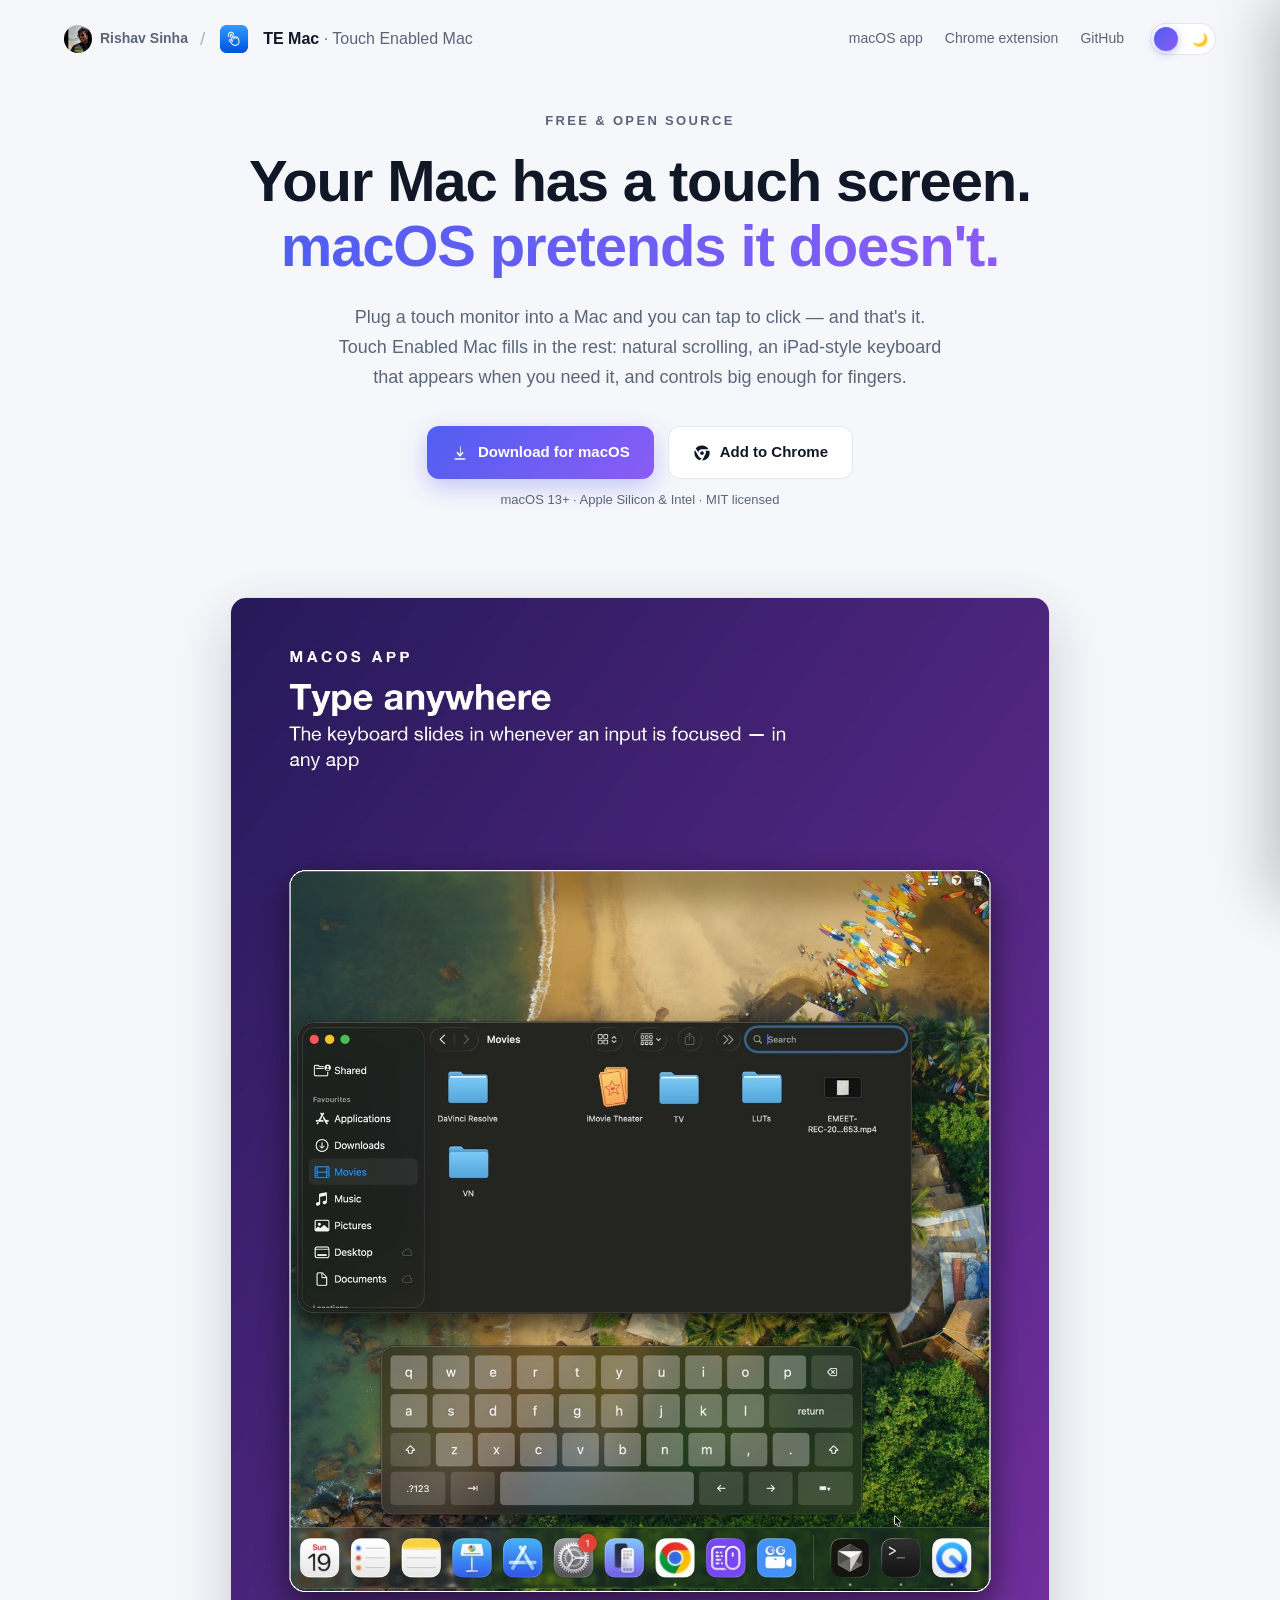
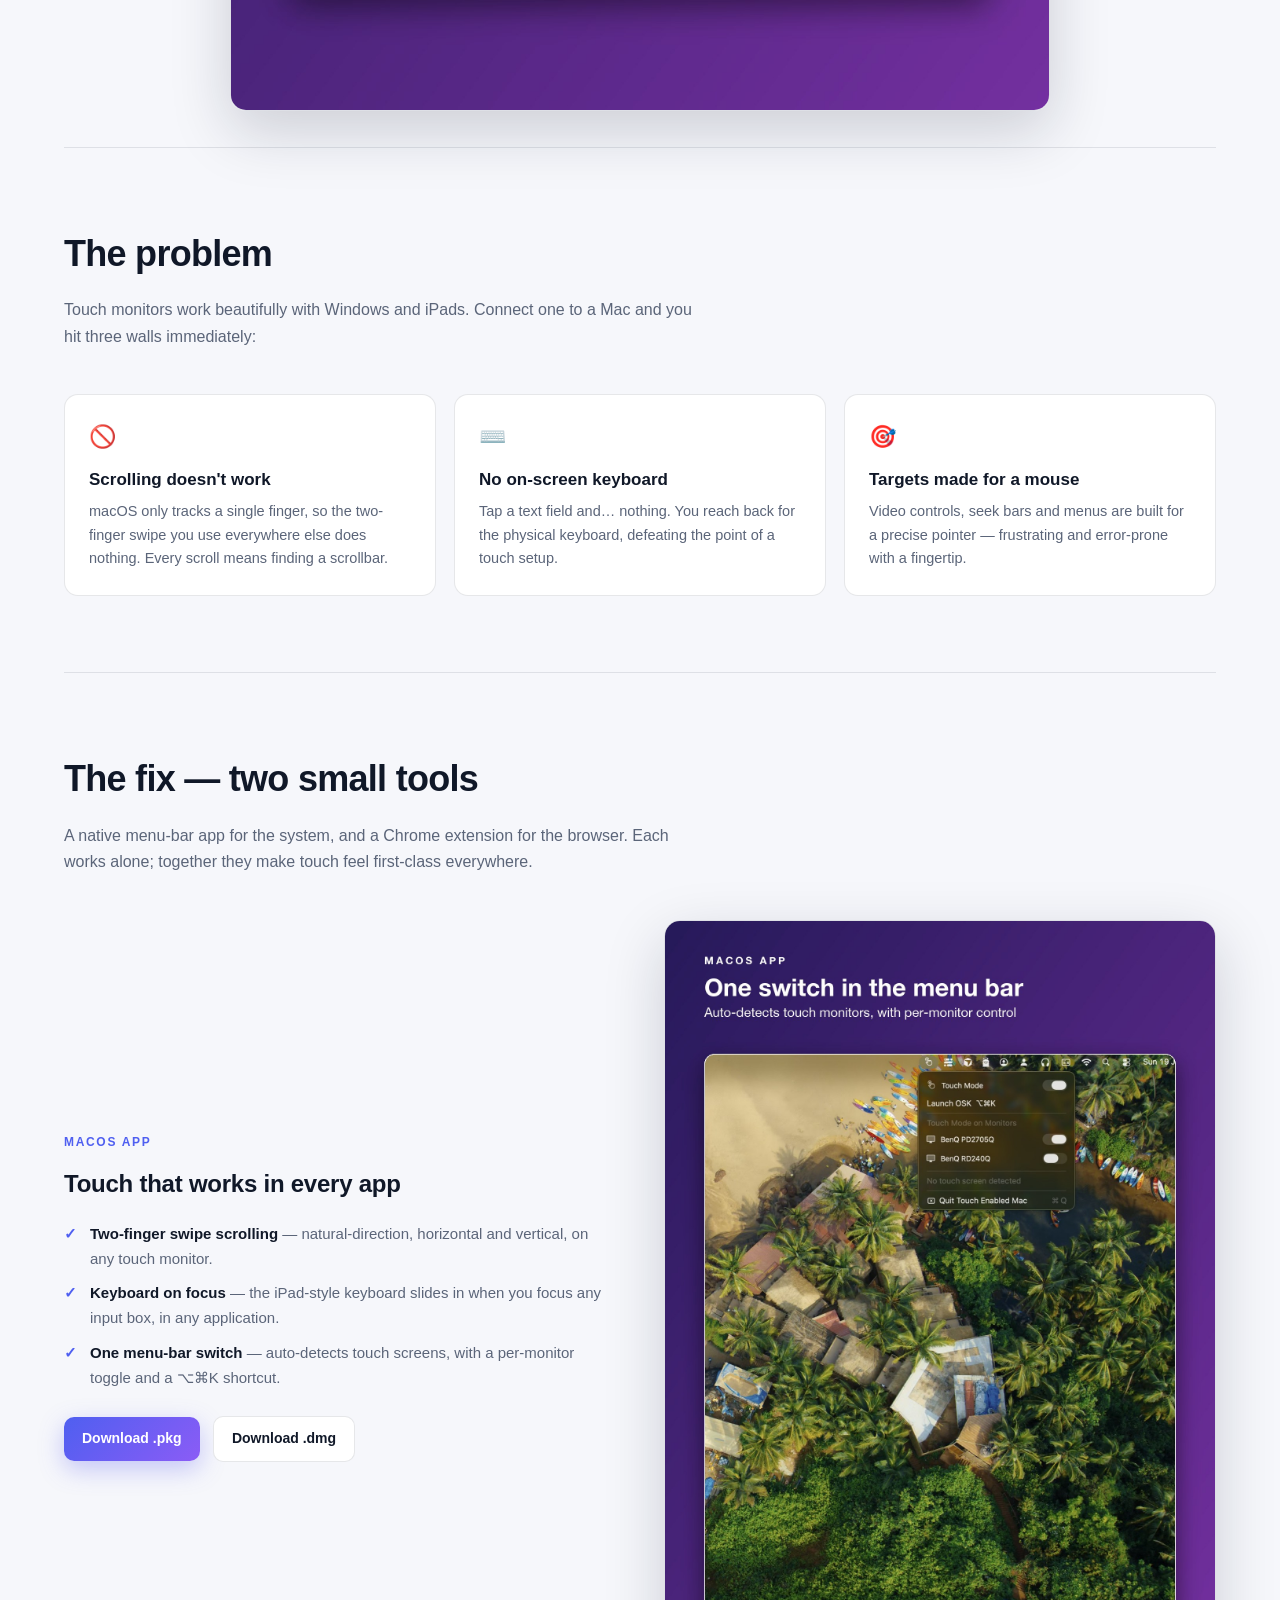
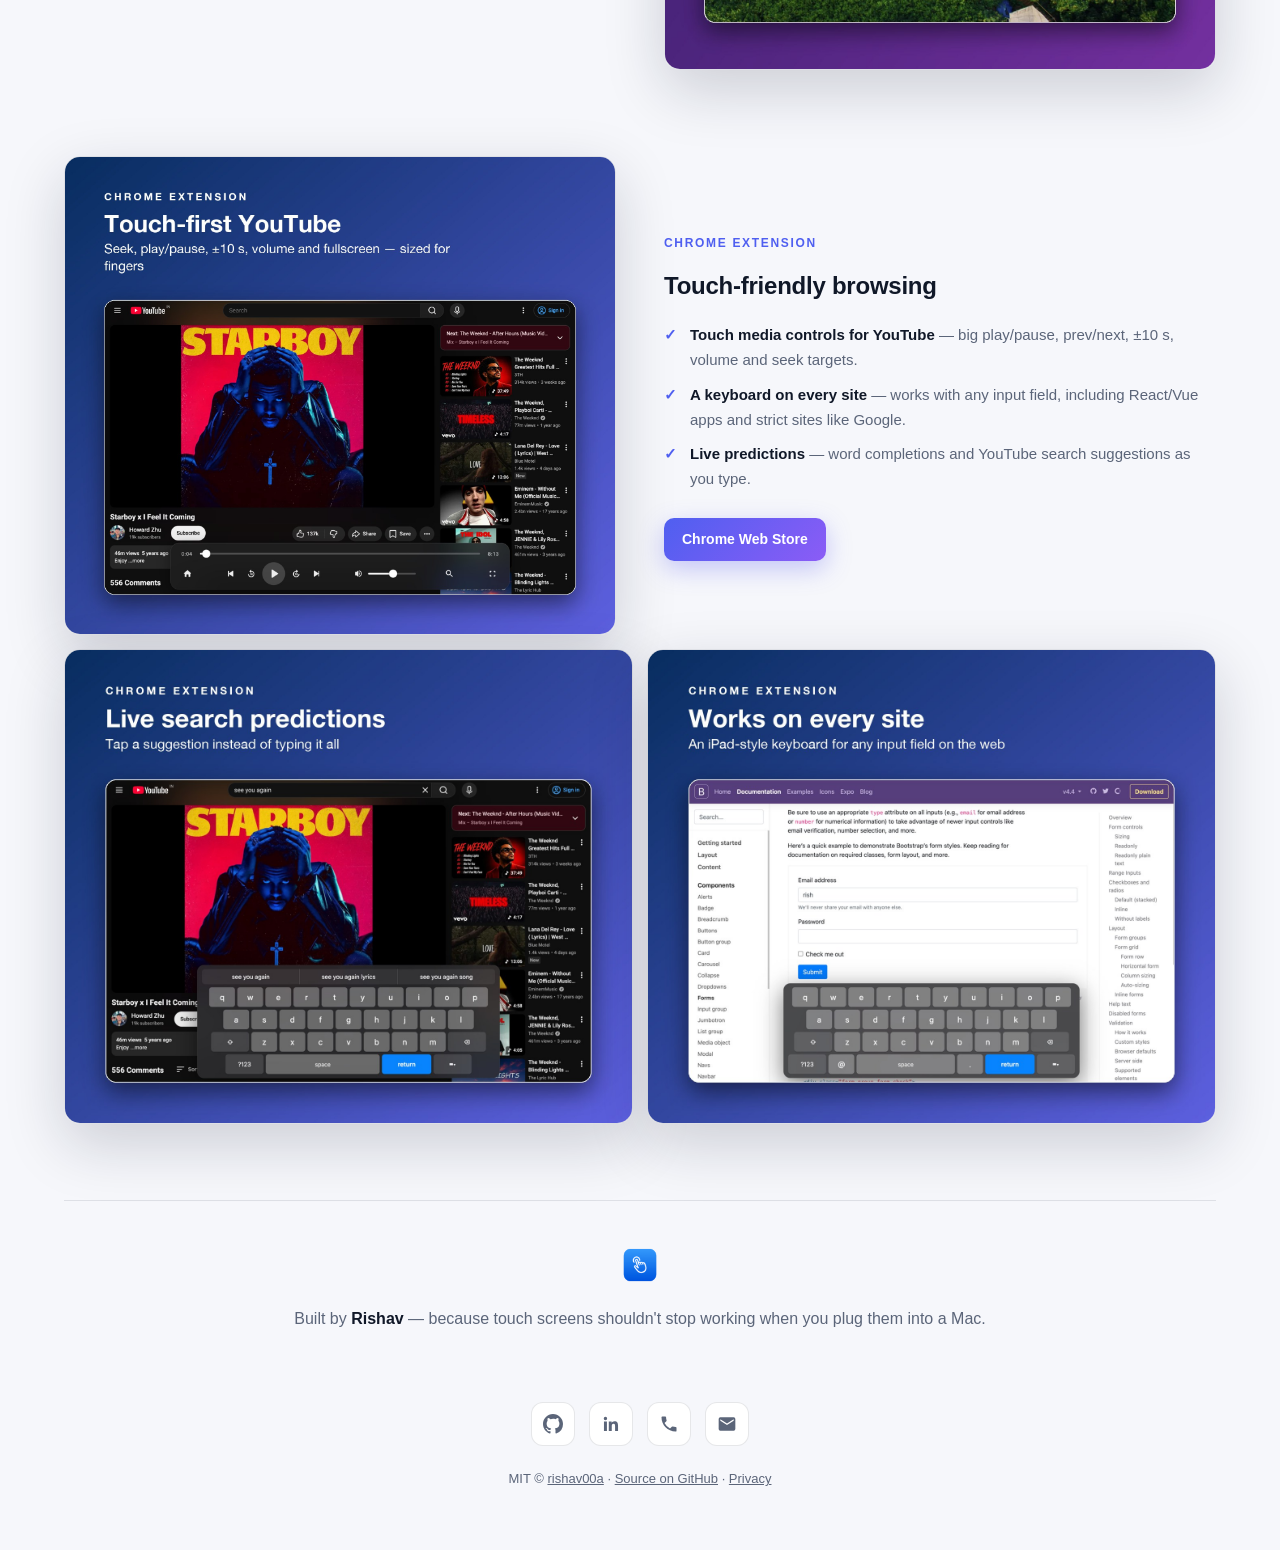
<file: docs/index.html>
<!DOCTYPE html>
<html lang="en">
<head>
<meta charset="UTF-8">
<meta name="viewport" content="width=device-width, initial-scale=1">
<title>Touch Enabled Mac — make your touch monitor actually work on macOS</title>
<meta name="description" content="macOS doesn't support touch screens — this project fixes that. Two-finger scrolling, an iPad-style on-screen keyboard everywhere, and touch-friendly browsing.">
<link rel="icon" href="assets/icon.png">
<meta property="og:title" content="Touch Enabled Mac">
<meta property="og:description" content="A smoother touch-screen experience for your Mac — free & open source.">
<meta property="og:image" content="assets/osk.jpg">
<script>(function(){document.documentElement.setAttribute("data-theme",localStorage.getItem("theme")||"light");})();</script>
<style>
  :root{
    --bg:#f6f7fb; --panel:#ffffff; --line:rgba(15,23,42,.10);
    --text:#101828; --muted:#5b6579; --accent:#4f5ff0; --accent2:#8b5cf6;
    --shotshadow:0 20px 60px rgba(15,23,42,.18);
  }
  [data-theme="dark"]{
    --bg:#0b0d14; --panel:#12151f; --line:rgba(255,255,255,.08);
    --text:#e8eaf2; --muted:#9aa1b5; --accent:#7c8cf8; --accent2:#b06ef0;
    --shotshadow:0 30px 80px rgba(0,0,0,.55);
  }
  body,.pain div,.btn.ghost,.social a{transition:background-color .2s ease,border-color .2s ease,color .2s ease}
  *{margin:0;padding:0;box-sizing:border-box}
  html{scroll-behavior:smooth}
  body{
    background:var(--bg); color:var(--text);
    font:16px/1.65 -apple-system,BlinkMacSystemFont,"Segoe UI",Roboto,Helvetica,Arial,sans-serif;
    -webkit-font-smoothing:antialiased;
  }
  .wrap{max-width:1200px;margin:0 auto;padding:0 24px}
  @media (min-width:1700px){.wrap{max-width:1440px}}
  @media (min-width:1600px){body{font-size:17px}}
  a{color:var(--accent);text-decoration:none}
  a:hover{text-decoration:underline}

  /* nav */
  nav{display:flex;align-items:center;gap:12px;padding:22px 0;flex-wrap:wrap}
  .crumb{display:inline-flex;align-items:center;gap:8px;color:var(--muted);font-weight:600;font-size:14px}
  .crumb:hover{color:var(--text);text-decoration:none}
  .crumb .av{width:28px;height:28px;border-radius:50%}
  .slash{color:var(--muted);opacity:.45;font-size:19px;font-weight:300}
  .themeswitch{
    position:relative;width:66px;height:32px;border-radius:99px;
    border:1px solid var(--line);background:var(--panel);cursor:pointer;
    display:inline-flex;align-items:center;justify-content:space-between;
    padding:0 7px;font-size:13px;line-height:1;margin-left:14px;
  }
  .themeswitch:hover{border-color:rgba(124,140,248,.5)}
  .themeswitch .knob{
    position:absolute;top:3px;left:3px;width:24px;height:24px;border-radius:50%;
    background:linear-gradient(135deg,#4f5ff0,#8b5cf6);
    box-shadow:0 2px 8px rgba(99,102,241,.45);
    transition:transform .22s ease;
  }
  [data-theme="dark"] .themeswitch .knob{transform:translateX(34px)}
  nav img{width:34px;height:34px;border-radius:8px}
  nav .name{font-weight:700}
  nav .name span{color:var(--muted);font-weight:400}
  nav .links{margin-left:auto;display:flex;gap:22px;font-size:14px}
  nav .links a{color:var(--muted)}
  nav .links a:hover{color:var(--text);text-decoration:none}

  /* hero */
  header{padding:32px 0 36px;text-align:center}
  @media (max-width:820px){header{padding:14px 0 30px}}
  .eyebrow{
    font-size:13px;letter-spacing:.18em;font-weight:600;color:var(--muted);
    text-transform:uppercase;margin-bottom:18px;
  }
  h1{font-size:clamp(34px,6vw,58px);line-height:1.12;letter-spacing:-.02em;font-weight:800}
  h1 em{
    font-style:normal;
    background:linear-gradient(90deg,var(--accent),var(--accent2));
    -webkit-background-clip:text;background-clip:text;color:transparent;
  }
  header p.lead{max-width:620px;margin:24px auto 0;color:var(--muted);font-size:18px}
  .cta{display:flex;gap:14px;justify-content:center;flex-wrap:wrap;margin:34px 0 10px}
  .btn{
    display:inline-flex;align-items:center;gap:9px;padding:13px 24px;border-radius:12px;
    font-weight:600;font-size:15px;transition:transform .12s ease,box-shadow .12s ease;
  }
  .btn:hover{text-decoration:none;transform:translateY(-1px)}
  .btn.primary{
    color:#fff;background:linear-gradient(135deg,#4f5ff0,#8b5cf6);
    box-shadow:0 8px 24px rgba(99,102,241,.35);
  }
  .btn.ghost{color:var(--text);border:1px solid var(--line);background:var(--panel)}
  .btn svg{width:18px;height:18px;fill:currentColor}
  .fineprint{font-size:13px;color:var(--muted)}
  .widgets{display:flex;justify-content:center;margin-top:20px}
  .support{display:flex;gap:18px;justify-content:center;align-items:center;margin:22px 0 6px;flex-wrap:wrap}
  .support img{border-radius:10px;display:block}

  .shot{
    border-radius:16px;border:1px solid var(--line);display:block;width:100%;
    box-shadow:var(--shotshadow);
  }
  .hero-shot{max-width:820px;margin:36px auto 0}

  section{padding:76px 0;border-top:1px solid var(--line)}
  h2{font-size:clamp(26px,4vw,36px);letter-spacing:-.02em;margin-bottom:14px}
  .sub{color:var(--muted);max-width:640px;margin-bottom:44px}

  /* pain */
  .pain{display:grid;grid-template-columns:repeat(3,1fr);gap:18px}
  .pain div{background:var(--panel);border:1px solid var(--line);border-radius:14px;padding:24px}
  .pain .x{font-size:22px;margin-bottom:10px;display:block}
  .pain h3{font-size:17px;margin-bottom:6px}
  .pain p{font-size:14.5px;color:var(--muted)}

  /* products */
  .product{display:grid;grid-template-columns:1fr 1fr;gap:48px;align-items:center}
  .product + .product{margin-top:86px}
  .product .tag{
    display:inline-block;font-size:12px;letter-spacing:.14em;font-weight:700;
    text-transform:uppercase;color:var(--accent);margin-bottom:12px;
  }
  .product h3{font-size:24px;margin-bottom:12px;letter-spacing:-.01em}
  .product ul{list-style:none;margin:18px 0 26px}
  .product li{padding-left:26px;position:relative;margin-bottom:10px;color:var(--muted);font-size:15px}
  .product li::before{content:"✓";position:absolute;left:0;color:var(--accent);font-weight:700}
  .product li b{color:var(--text);font-weight:600}
  .btn.small{padding:10px 18px;font-size:14px;border-radius:10px}
  .duo{display:grid;grid-template-columns:1fr 1fr;gap:14px;margin-top:14px}

  footer{border-top:1px solid var(--line);padding:44px 0 60px;text-align:center}
  .social{display:flex;gap:14px;justify-content:center;margin:18px 0 22px}
  .social a{
    width:44px;height:44px;border-radius:12px;border:1px solid var(--line);background:var(--panel);
    display:inline-flex;align-items:center;justify-content:center;color:var(--muted);
    transition:color .12s ease,transform .12s ease;
  }
  .social a:hover{color:var(--text);transform:translateY(-2px);text-decoration:none}
  .social svg{width:20px;height:20px;fill:currentColor}
  footer .fineprint a{color:var(--muted);text-decoration:underline}

  @media (max-width:800px){
    .cta{gap:10px;flex-wrap:nowrap}
    .cta .btn{flex:1 1 0;justify-content:center;padding:11px 8px;font-size:13px;white-space:nowrap}
    .cta .btn svg{width:15px;height:15px}
    .pain{grid-template-columns:1fr}
    .product{grid-template-columns:1fr;gap:26px}
    .product.flip .media{order:-1}
    section{padding:56px 0}
  }

  /* ---- mobile drawer nav ---- */
  .menubtn{
    display:none;width:38px;height:38px;border-radius:10px;border:1px solid var(--line);
    background:var(--panel);color:var(--text);align-items:center;justify-content:center;cursor:pointer;
  }
  .menubtn:hover{border-color:rgba(124,140,248,.5)}
  .drawer{
    position:fixed;top:0;right:0;bottom:0;width:min(78vw,320px);z-index:60;
    background:var(--panel);border-left:1px solid var(--line);
    transform:translateX(105%);transition:transform .25s ease;
    padding:20px;display:flex;flex-direction:column;gap:4px;
    box-shadow:-24px 0 60px rgba(0,0,0,.25);
  }
  .drawer.open{transform:translateX(0)}
  .drawer a{padding:13px 12px;font-size:16px;font-weight:600;color:var(--text);border-radius:10px}
  .drawer a:hover{background:var(--bg);text-decoration:none}
  .drawer .dclose{
    align-self:flex-end;width:38px;height:38px;border-radius:10px;border:1px solid var(--line);
    background:var(--panel);color:var(--text);font-size:16px;cursor:pointer;margin-bottom:10px;
  }
  .backdrop{
    position:fixed;inset:0;z-index:55;background:rgba(2,6,23,.5);
    opacity:0;pointer-events:none;transition:opacity .25s ease;
  }
  .backdrop.show{opacity:1;pointer-events:auto}
  @media (max-width:820px){
    nav{flex-wrap:nowrap}
    nav .links{display:none}
    nav .name span{display:none}
    .crumb span.pf{display:none}
    .menubtn{display:inline-flex;margin-left:auto;flex:none}
    .themeswitch{flex:none}
  }
</style>
</head>
<body>

<div class="wrap">
  <nav>
    <a class="crumb" href="https://rishav00a.github.io/"><img class="av" src="assets/avatar.png" alt="Rishav Sinha"><span class="pf">Rishav Sinha</span></a>
    <span class="slash">/</span>
    <img src="assets/icon.png" alt="">
    <div class="name">TE&nbsp;Mac <span>· Touch Enabled Mac</span></div>
    <div class="links">
      <a href="#mac">macOS app</a>
      <a href="#chrome">Chrome extension</a>
      <a href="https://github.com/rishav00a/touch_enabled_mac">GitHub</a>
    </div>
    <button class="menubtn" onclick="openDrawer()" aria-label="Open menu">
      <svg viewBox="0 0 24 24" width="22" height="22"><path fill="currentColor" d="M3 6h18v2H3zm0 5h18v2H3zm0 5h18v2H3z"/></svg>
    </button>
    <button class="themeswitch" id="tbtn" onclick="toggleTheme()" role="switch" aria-label="Toggle dark mode">
      <span>☀️</span><span>🌙</span><span class="knob"></span>
    </button>
  </nav>
  <div class="backdrop" id="backdrop" onclick="closeDrawer()"></div>
  <aside class="drawer" id="drawer" aria-label="Menu">
    <button class="dclose" onclick="closeDrawer()" aria-label="Close menu">✕</button>
    <a href="#mac" onclick="closeDrawer()">macOS app</a>
    <a href="#chrome" onclick="closeDrawer()">Chrome extension</a>
    <a href="https://github.com/rishav00a/touch_enabled_mac" onclick="closeDrawer()">GitHub</a>
    <a href="privacy.html" onclick="closeDrawer()">Privacy</a>
    <a href="https://rishav00a.github.io/" onclick="closeDrawer()">← Portfolio</a>
  </aside>

  <header>
    <div class="eyebrow">Free &amp; open source</div>
    <h1>Your Mac has a touch screen.<br><em>macOS pretends it doesn't.</em></h1>
    <p class="lead">
      Plug a touch monitor into a Mac and you can tap to click — and that's it.
      Touch Enabled Mac fills in the rest: natural scrolling, an iPad-style
      keyboard that appears when you need it, and controls big enough for fingers.
    </p>
    <div class="cta">
      <a class="btn primary" href="https://github.com/rishav00a/touch_enabled_mac/releases/download/v1.0.0/Touch-Enabled-Mac-1.0.0.pkg">
        <svg viewBox="0 0 24 24"><path d="M12 3v10.6l-3.3-3.3-1.4 1.4L12 17.4l4.7-5.7-1.4-1.4L13 13.6V3h-1zM5 19h14v2H5z"/></svg>
        Download for macOS
      </a>
      <a class="btn ghost" href="https://chromewebstore.google.com/detail/te-mac-%E2%80%94-touch-enabled-ma/iggpbelenecgchleaodllbfplfjiabdo">
        <svg viewBox="0 0 24 24"><path d="M12 2a10 10 0 0 1 8.66 5H12a5 5 0 0 0-4.9 4H7.1L3.57 6.1A10 10 0 0 1 12 2zM2.63 8.03 7.2 15.9a5 5 0 0 0 4.13 3.06L9.06 21.6A10 10 0 0 1 2.63 8.03zM21.8 9a10 10 0 0 1-9.6 12.96L16.3 14a5 5 0 0 0 .41-5h5.1zM12 9.5A2.5 2.5 0 1 1 9.5 12 2.5 2.5 0 0 1 12 9.5z"/></svg>
        Add to Chrome
      </a>
    </div>
    <div class="fineprint">macOS 13+ · Apple Silicon &amp; Intel · MIT licensed</div>
    <div class="widgets">
      <iframe src="https://ghbtns.com/github-btn.html?user=rishav00a&amp;repo=touch_enabled_mac&amp;type=star&amp;count=true&amp;size=large"
              frameborder="0" scrolling="0" width="160" height="30" title="Star touch_enabled_mac on GitHub"></iframe>
    </div>
    <img class="shot hero-shot" src="assets/osk.jpg"
         alt="iPad-style on-screen keyboard floating over Finder on macOS">
  </header>

  <section id="pain">
    <h2>The problem</h2>
    <p class="sub">
      Touch monitors work beautifully with Windows and iPads. Connect one to a
      Mac and you hit three walls immediately:
    </p>
    <div class="pain">
      <div>
        <span class="x">🚫</span>
        <h3>Scrolling doesn't work</h3>
        <p>macOS only tracks a single finger, so the two-finger swipe you use
        everywhere else does nothing. Every scroll means finding a scrollbar.</p>
      </div>
      <div>
        <span class="x">⌨️</span>
        <h3>No on-screen keyboard</h3>
        <p>Tap a text field and… nothing. You reach back for the physical
        keyboard, defeating the point of a touch setup.</p>
      </div>
      <div>
        <span class="x">🎯</span>
        <h3>Targets made for a mouse</h3>
        <p>Video controls, seek bars and menus are built for a precise pointer —
        frustrating and error-prone with a fingertip.</p>
      </div>
    </div>
  </section>

  <section id="solution">
    <h2>The fix — two small tools</h2>
    <p class="sub">
      A native menu-bar app for the system, and a Chrome extension for the
      browser. Each works alone; together they make touch feel first-class
      everywhere.
    </p>

    <div class="product" id="mac">
      <div>
        <span class="tag">macOS app</span>
        <h3>Touch that works in every app</h3>
        <ul>
          <li><b>Two-finger swipe scrolling</b> — natural-direction, horizontal
            and vertical, on any touch monitor.</li>
          <li><b>Keyboard on focus</b> — the iPad-style keyboard slides in when
            you focus any input box, in any application.</li>
          <li><b>One menu-bar switch</b> — auto-detects touch screens, with a
            per-monitor toggle and a ⌥⌘K shortcut.</li>
        </ul>
        <div>
          <a class="btn primary small" href="https://github.com/rishav00a/touch_enabled_mac/releases/download/v1.0.0/Touch-Enabled-Mac-1.0.0.pkg">Download .pkg</a>
          &nbsp;
          <a class="btn ghost small" href="https://github.com/rishav00a/touch_enabled_mac/releases/download/v1.0.0/Touch-Enabled-Mac-1.0.0.dmg">Download .dmg</a>
        </div>
      </div>
      <div class="media">
        <img class="shot" src="assets/menu.jpg"
             alt="Touch Enabled Mac menu-bar menu with Touch Mode toggle and per-monitor switches">
      </div>
    </div>

    <div class="product flip" id="chrome">
      <div class="media">
        <img class="shot" src="assets/media.jpg"
             alt="Floating touch media control bar on a YouTube video">
      </div>
      <div>
        <span class="tag">Chrome extension</span>
        <h3>Touch-friendly browsing</h3>
        <ul>
          <li><b>Touch media controls for YouTube</b> — big play/pause,
            prev/next, ±10 s, volume and seek targets.</li>
          <li><b>A keyboard on every site</b> — works with any input field,
            including React/Vue apps and strict sites like Google.</li>
          <li><b>Live predictions</b> — word completions and YouTube search
            suggestions as you type.</li>
        </ul>
        <div>
          <a class="btn primary small" href="https://chromewebstore.google.com/detail/te-mac-%E2%80%94-touch-enabled-ma/iggpbelenecgchleaodllbfplfjiabdo">Chrome Web Store</a>
        </div>
      </div>
    </div>

    <div class="duo">
      <img class="shot" src="assets/search.jpg"
           alt="Live YouTube search predictions above the on-screen keyboard">
      <img class="shot" src="assets/form.jpg"
           alt="On-screen keyboard typing into a web form">
    </div>
  </section>

  <footer>
    <img src="assets/icon.png" alt="" width="40" style="border-radius:10px">
    <p style="margin-top:12px;color:var(--muted)">
      Built by <b style="color:var(--text)">Rishav</b> — because touch screens
      shouldn't stop working when you plug them into a Mac.
    </p>
    <div class="support">
      <script type='text/javascript' src='https://storage.ko-fi.com/cdn/widget/Widget_2.js'></script><script type='text/javascript'>kofiwidget2.init('Buy me a Coffee', '#ff6433', 'Q3Q223I16Z');kofiwidget2.draw();</script> 
      <iframe src="https://ghbtns.com/github-btn.html?user=rishav00a&amp;repo=touch_enabled_mac&amp;type=star&amp;count=true&amp;size=large"
              frameborder="0" scrolling="0" width="160" height="30" title="Star touch_enabled_mac on GitHub"></iframe>
    </div>
    <div class="social">
      <a href="https://github.com/rishav00a" aria-label="GitHub" title="GitHub">
        <svg viewBox="0 0 16 16"><path d="M8 0C3.58 0 0 3.58 0 8c0 3.54 2.29 6.53 5.47 7.59.4.07.55-.17.55-.38 0-.19-.01-.82-.01-1.49-2.01.37-2.53-.49-2.69-.94-.09-.23-.48-.94-.82-1.13-.28-.15-.68-.52-.01-.53.63-.01 1.08.58 1.23.82.72 1.21 1.87.87 2.33.66.07-.52.28-.87.51-1.07-1.78-.2-3.64-.89-3.64-3.95 0-.87.31-1.59.82-2.15-.08-.2-.36-1.02.08-2.12 0 0 .67-.21 2.2.82a7.42 7.42 0 0 1 2-.27c.68 0 1.36.09 2 .27 1.53-1.04 2.2-.82 2.2-.82.44 1.1.16 1.92.08 2.12.51.56.82 1.27.82 2.15 0 3.07-1.87 3.75-3.65 3.95.29.25.54.73.54 1.48 0 1.07-.01 1.93-.01 2.2 0 .21.15.46.55.38A8.01 8.01 0 0 0 16 8c0-4.42-3.58-8-8-8z"/></svg>
      </a>
      <a href="https://www.linkedin.com/in/rishav00a" aria-label="LinkedIn" title="LinkedIn">
        <svg viewBox="0 0 24 24"><path d="M20.45 20.45h-3.55v-5.57c0-1.33-.03-3.04-1.85-3.04-1.86 0-2.14 1.45-2.14 2.94v5.67H9.35V9h3.41v1.56h.05c.48-.9 1.64-1.85 3.37-1.85 3.6 0 4.27 2.37 4.27 5.46v6.28zM5.34 7.43a2.06 2.06 0 1 1 0-4.12 2.06 2.06 0 0 1 0 4.12zM7.12 20.45H3.55V9h3.57v11.45z"/></svg>
      </a>
      <a href="tel:+918434363617" aria-label="Call" title="Call">
        <svg viewBox="0 0 24 24">
          <path d="M6.62 10.79a15.05 15.05 0 0 0 6.59 6.59l2.2-2.2a1 1 0 0 1 1.02-.24c1.12.37 2.33.57 3.57.57a1 1 0 0 1 1 1V20a1 1 0 0 1-1 1C10.3 21 3 13.7 3 4a1 1 0 0 1 1-1h3.5a1 1 0 0 1 1 1c0 1.24.2 2.45.57 3.57a1 1 0 0 1-.24 1.02l-2.2 2.2z"/>
        </svg>
      </a>
      <a href="mailto:rishav00a@gmail.com" aria-label="Email" title="Email">
        <svg viewBox="0 0 24 24"><path d="M20 4H4a2 2 0 0 0-2 2v12a2 2 0 0 0 2 2h16a2 2 0 0 0 2-2V6a2 2 0 0 0-2-2zm0 4.24-8 5-8-5V6.4l8 5 8-5v1.84z"/></svg>
      </a>
    </div>
    <div class="fineprint">
      MIT © <a href="https://github.com/rishav00a">rishav00a</a> ·
      <a href="https://github.com/rishav00a/touch_enabled_mac">Source on GitHub</a> ·
      <a href="privacy.html">Privacy</a>
    </div>
  </footer>
</div>

<script>
function toggleTheme(){
  var r=document.documentElement;
  var t=r.getAttribute("data-theme")==="dark"?"light":"dark";
  r.setAttribute("data-theme",t);localStorage.setItem("theme",t);syncT();
}
function syncT(){
  document.getElementById("tbtn").setAttribute("aria-checked",
    document.documentElement.getAttribute("data-theme")==="dark");
}
syncT();
function openDrawer(){
  document.getElementById("drawer").classList.add("open");
  document.getElementById("backdrop").classList.add("show");
}
function closeDrawer(){
  document.getElementById("drawer").classList.remove("open");
  document.getElementById("backdrop").classList.remove("show");
}
document.addEventListener("keydown",function(e){if(e.key==="Escape")closeDrawer();});
</script>
</body>
</html>
</file>
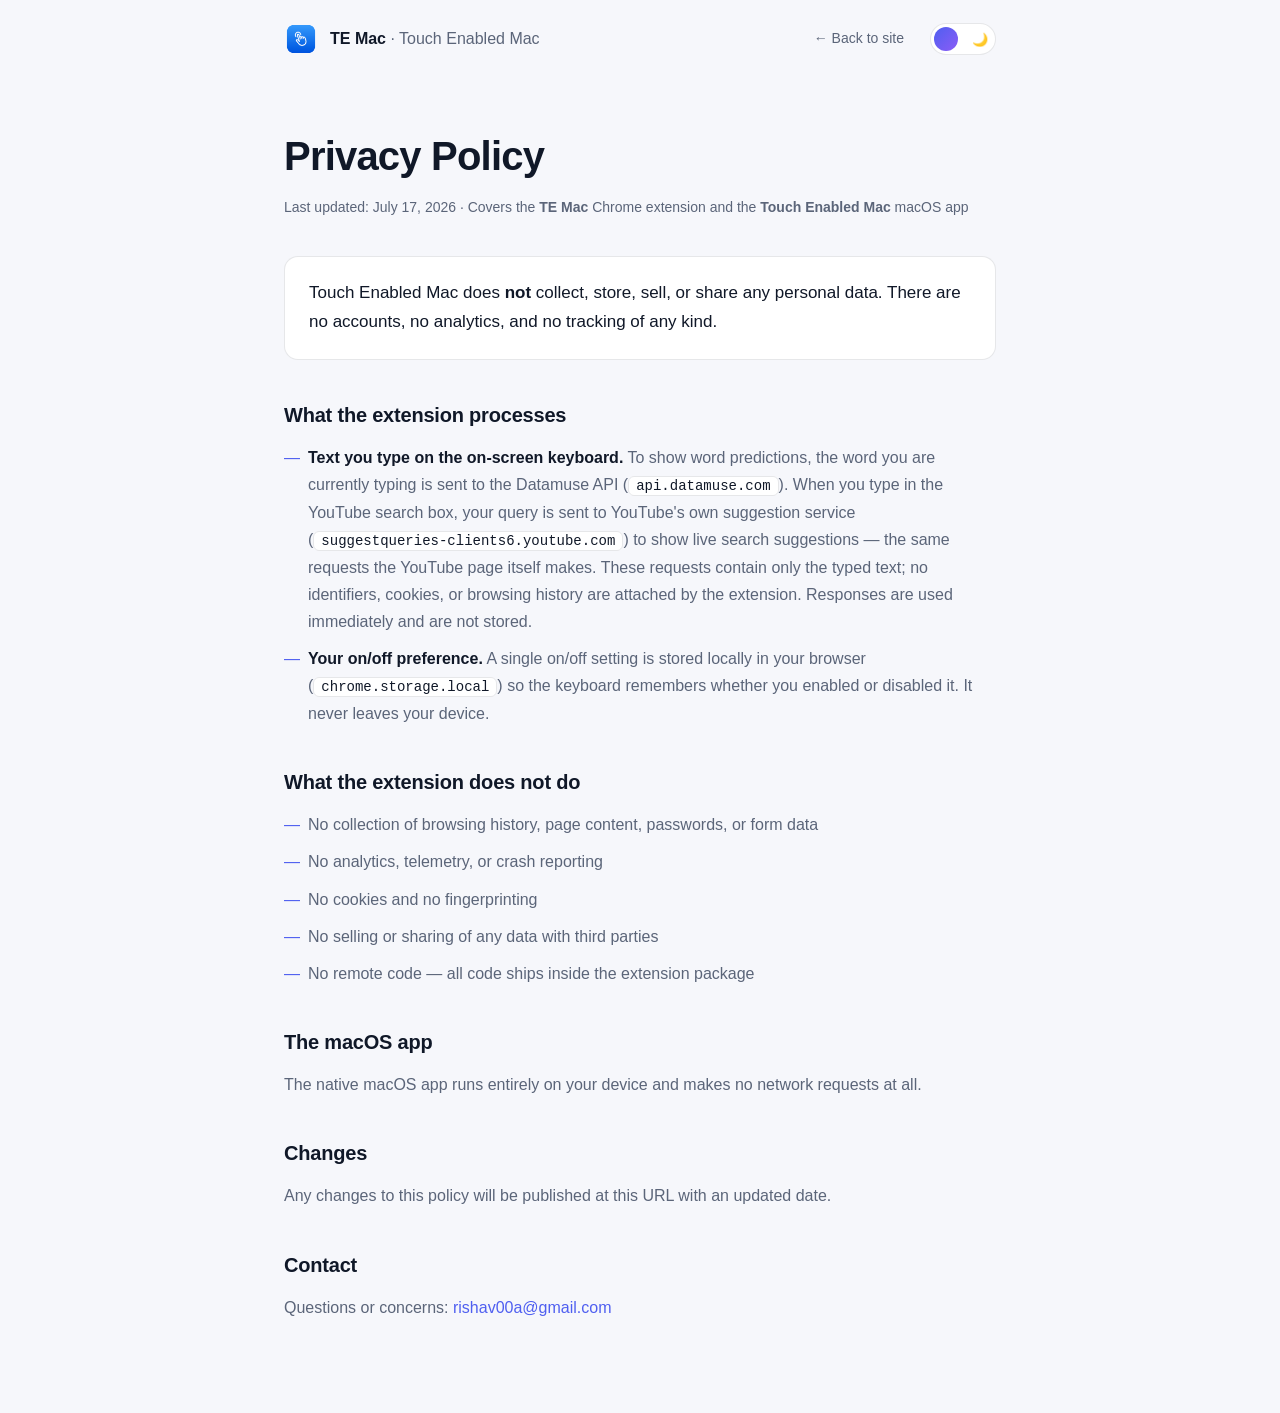
<file: docs/privacy.html>
<!DOCTYPE html>
<html lang="en">
<head>
<meta charset="UTF-8">
<meta name="viewport" content="width=device-width, initial-scale=1">
<title>Privacy Policy — Touch Enabled Mac</title>
<meta name="description" content="Touch Enabled Mac does not collect, store, sell, or share any personal data. No accounts, no analytics, no tracking.">
<link rel="icon" href="assets/icon.png">
<script>(function(){document.documentElement.setAttribute("data-theme",localStorage.getItem("theme")||"light");})();</script>
<style>
  :root{
    --bg:#f6f7fb; --panel:#ffffff; --line:rgba(15,23,42,.10);
    --text:#101828; --muted:#5b6579; --accent:#4f5ff0;
  }
  [data-theme="dark"]{
    --bg:#0b0d14; --panel:#12151f; --line:rgba(255,255,255,.08);
    --text:#e8eaf2; --muted:#9aa1b5; --accent:#7c8cf8;
  }
  body,.card,code{transition:background-color .2s ease,border-color .2s ease,color .2s ease}
  *{margin:0;padding:0;box-sizing:border-box}
  body{
    background:var(--bg); color:var(--text);
    font:16px/1.7 -apple-system,BlinkMacSystemFont,"Segoe UI",Roboto,Helvetica,Arial,sans-serif;
    -webkit-font-smoothing:antialiased;
  }
  .wrap{max-width:760px;margin:0 auto;padding:0 24px 80px}
  a{color:var(--accent);text-decoration:none}
  a:hover{text-decoration:underline}
  nav{display:flex;align-items:center;gap:12px;padding:22px 0}
  nav img{width:34px;height:34px;border-radius:8px}
  nav .name{font-weight:700}
  nav .name span{color:var(--muted);font-weight:400}
  nav .back{margin-left:auto;font-size:14px;color:var(--muted)}
  nav .back:hover{color:var(--text)}
  .themeswitch{
    position:relative;width:66px;height:32px;border-radius:99px;
    border:1px solid var(--line);background:var(--panel);cursor:pointer;
    display:inline-flex;align-items:center;justify-content:space-between;
    padding:0 7px;font-size:13px;line-height:1;margin-left:14px;
  }
  .themeswitch .knob{
    position:absolute;top:3px;left:3px;width:24px;height:24px;border-radius:50%;
    background:linear-gradient(135deg,#4f5ff0,#8b5cf6);transition:transform .22s ease;
  }
  [data-theme="dark"] .themeswitch .knob{transform:translateX(34px)}
  h1{font-size:clamp(28px,5vw,40px);letter-spacing:-.02em;margin:44px 0 6px}
  .date{color:var(--muted);font-size:14px;margin-bottom:36px}
  h2{font-size:20px;letter-spacing:-.01em;margin:38px 0 12px}
  p{color:var(--muted);margin-bottom:14px}
  p b, li b{color:var(--text);font-weight:600}
  ul{list-style:none;margin:0 0 14px}
  li{color:var(--muted);padding-left:24px;position:relative;margin-bottom:10px}
  li::before{content:"—";position:absolute;left:0;color:var(--accent)}
  .card{
    background:var(--panel);border:1px solid var(--line);border-radius:14px;
    padding:22px 24px;margin:0 0 8px;
  }
  .card p{margin:0;color:var(--text);font-size:17px}
  code{background:var(--panel);border:1px solid var(--line);border-radius:6px;
       padding:1px 7px;font-size:14px;color:var(--text)}
</style>
</head>
<body>
<div class="wrap">
  <nav>
    <img src="assets/icon.png" alt="">
    <div class="name">TE&nbsp;Mac <span>· Touch Enabled Mac</span></div>
    <a class="back" href="index.html">← Back to site</a>
    <button class="themeswitch" id="tbtn" onclick="toggleTheme()" role="switch" aria-label="Toggle dark mode">
      <span>☀️</span><span>🌙</span><span class="knob"></span>
    </button>
  </nav>

  <h1>Privacy Policy</h1>
  <div class="date">Last updated: July 17, 2026 · Covers the <b>TE Mac</b> Chrome
  extension and the <b>Touch Enabled Mac</b> macOS app</div>

  <div class="card">
    <p>Touch Enabled Mac does <b>not</b> collect, store, sell, or share any
    personal data. There are no accounts, no analytics, and no tracking of any
    kind.</p>
  </div>

  <h2>What the extension processes</h2>
  <ul>
    <li><b>Text you type on the on-screen keyboard.</b> To show word
      predictions, the word you are currently typing is sent to the Datamuse
      API (<code>api.datamuse.com</code>). When you type in the YouTube search
      box, your query is sent to YouTube's own suggestion service
      (<code>suggestqueries-clients6.youtube.com</code>) to show live search
      suggestions — the same requests the YouTube page itself makes. These
      requests contain only the typed text; no identifiers, cookies, or
      browsing history are attached by the extension. Responses are used
      immediately and are not stored.</li>
    <li><b>Your on/off preference.</b> A single on/off setting is stored
      locally in your browser (<code>chrome.storage.local</code>) so the
      keyboard remembers whether you enabled or disabled it. It never leaves
      your device.</li>
  </ul>

  <h2>What the extension does not do</h2>
  <ul>
    <li>No collection of browsing history, page content, passwords, or form data</li>
    <li>No analytics, telemetry, or crash reporting</li>
    <li>No cookies and no fingerprinting</li>
    <li>No selling or sharing of any data with third parties</li>
    <li>No remote code — all code ships inside the extension package</li>
  </ul>

  <h2>The macOS app</h2>
  <p>The native macOS app runs entirely on your device and makes no network
  requests at all.</p>

  <h2>Changes</h2>
  <p>Any changes to this policy will be published at this URL with an updated
  date.</p>

  <h2>Contact</h2>
  <p>Questions or concerns: <a href="mailto:rishav00a@gmail.com">rishav00a@gmail.com</a></p>
</div>
<script>
function toggleTheme(){
  var r=document.documentElement;
  var t=r.getAttribute("data-theme")==="dark"?"light":"dark";
  r.setAttribute("data-theme",t);localStorage.setItem("theme",t);
}
</script>
</body>
</html>
</file>
